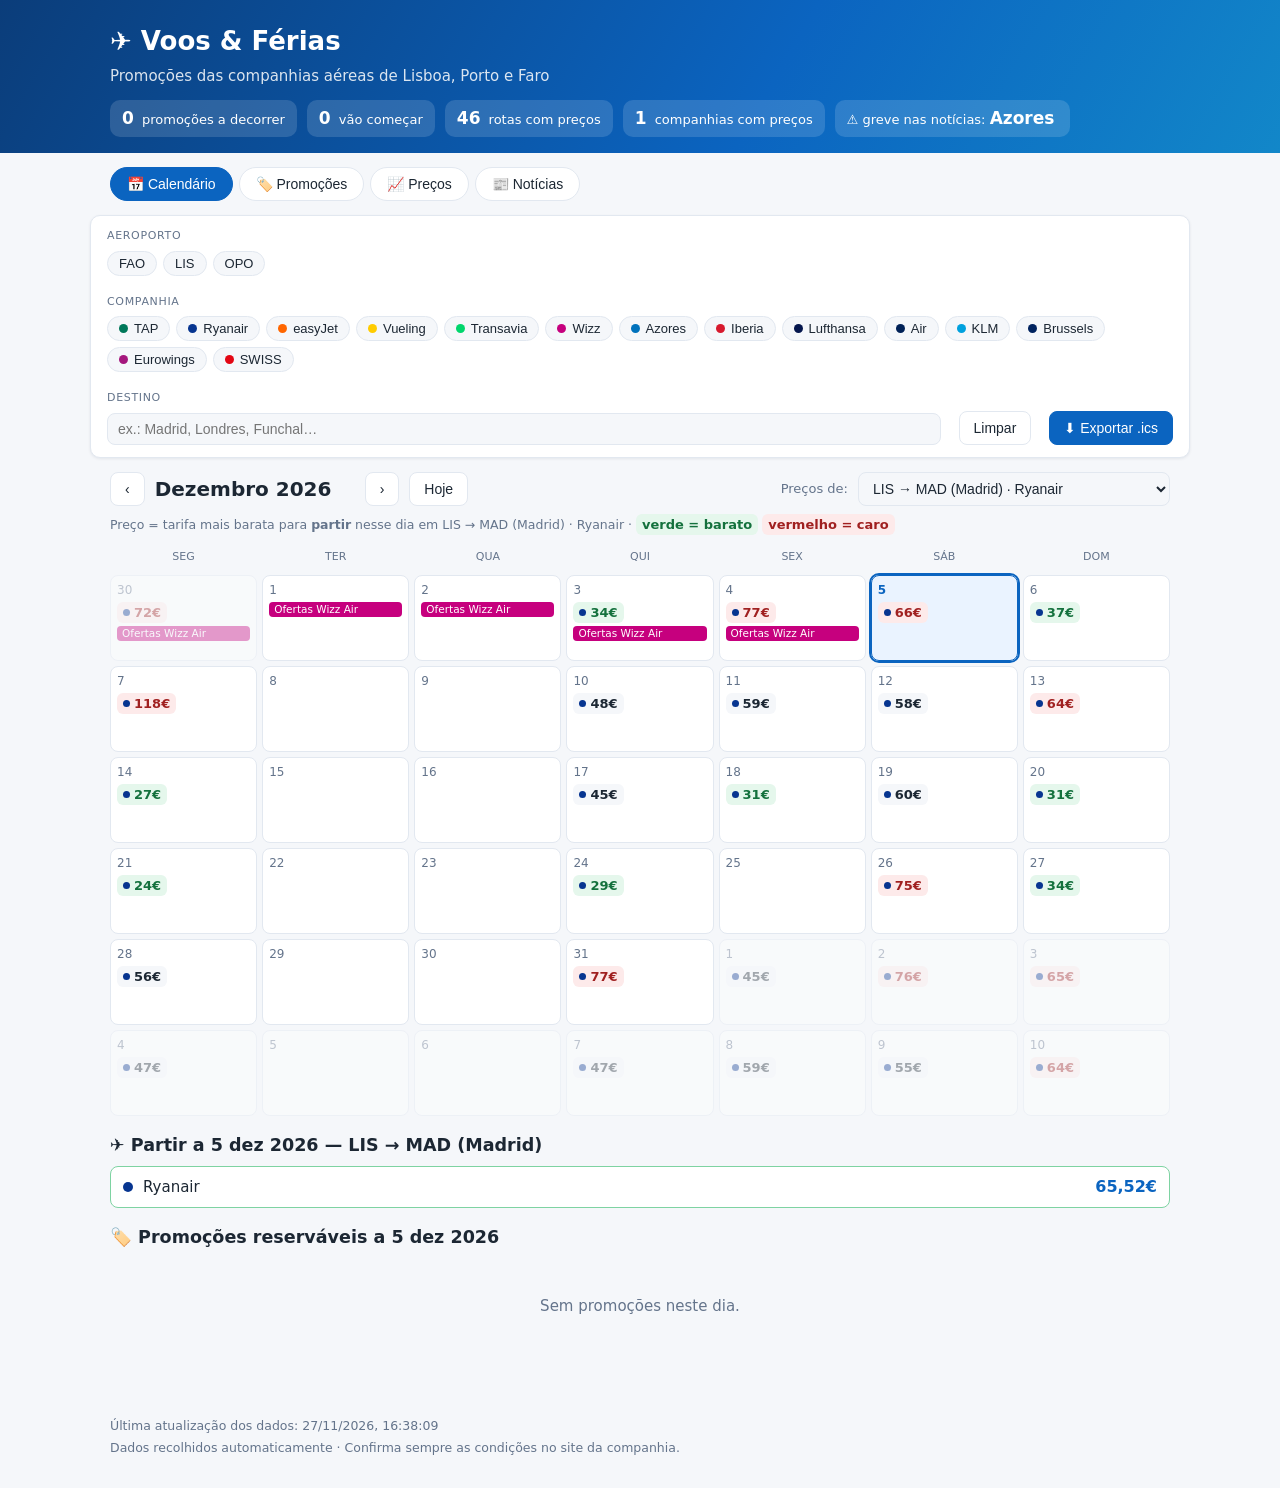
<file: index.html>
<!doctype html>
<html lang="pt-PT">
<head>
<meta charset="utf-8">
<meta name="viewport" content="width=device-width, initial-scale=1">
<title>Voos &amp; Férias — Promoções LIS · OPO · FAO</title>
<link rel="icon" href="data:image/svg+xml,<svg xmlns='http://www.w3.org/2000/svg' viewBox='0 0 100 100'><text y='.9em' font-size='90'>✈️</text></svg>">
<link rel="stylesheet" href="style.css?v=3">
</head>
<body>
<header class="topbar">
  <div class="topbar-inner">
    <h1>✈️ Voos &amp; Férias</h1>
    <p class="subtitle">Promoções das companhias aéreas de Lisboa, Porto e Faro</p>
    <div id="stats" class="stats"></div>
  </div>
</header>

<div id="demo-banner" class="demo-banner" hidden>
  ⚠️ A mostrar <strong>dados de exemplo</strong> — serão substituídos por dados reais na primeira recolha automática.
</div>

<nav class="tabs" role="tablist">
  <button class="tab active" data-view="calendar">📅 Calendário</button>
  <button class="tab" data-view="list">🏷️ Promoções</button>
  <button class="tab" data-view="prices">📈 Preços</button>
  <button class="tab" data-view="news">📰 Notícias</button>
</nav>

<section class="filters" id="filters">
  <div class="filter-group">
    <span class="filter-label">Aeroporto</span>
    <div id="airport-chips" class="chips"></div>
  </div>
  <div class="filter-group">
    <span class="filter-label">Companhia</span>
    <div id="airline-chips" class="chips"></div>
  </div>
  <div class="filter-group grow">
    <span class="filter-label">Destino</span>
    <input id="dest-search" type="search" placeholder="ex.: Madrid, Londres, Funchal…">
  </div>
  <button id="clear-filters" class="btn-ghost" title="Limpar filtros">Limpar</button>
  <button id="export-ics" class="btn-primary" title="Descarregar as promoções filtradas como calendário (.ics)">⬇ Exportar .ics</button>
</section>

<main>
  <section id="view-calendar" class="view">
    <div class="cal-header">
      <button id="cal-prev" class="btn-ghost">‹</button>
      <h2 id="cal-title"></h2>
      <button id="cal-next" class="btn-ghost">›</button>
      <button id="cal-today" class="btn-ghost">Hoje</button>
      <label class="cal-route-label" for="cal-route">Preços de:</label>
      <select id="cal-route"></select>
    </div>
    <div id="cal-legend" class="cal-legend"></div>
    <div id="calendar" class="calendar"></div>
    <div id="day-detail" class="day-detail"></div>
  </section>

  <section id="view-list" class="view" hidden>
    <div id="promo-list"></div>
  </section>

  <section id="view-news" class="view" hidden>
    <div id="news-cats" class="chips news-cats"></div>
    <div id="news-list"></div>
  </section>

  <section id="view-prices" class="view" hidden>
    <div class="prices-toolbar">
      <label for="route-select">Rota:</label>
      <select id="route-select"></select>
      <label for="price-date">Quanto custava em…</label>
      <input type="date" id="price-date">
      <span id="price-answer" class="price-answer"></span>
    </div>
    <div id="price-chart" class="price-chart"></div>
    <div id="price-summary" class="price-summary"></div>
    <h3>Tarifas mais baratas agora</h3>
    <div id="best-now"></div>
  </section>
</main>

<footer>
  <span id="meta-info"></span>
  <span>Dados recolhidos automaticamente · Confirma sempre as condições no site da companhia.</span>
</footer>

<script src="app.js?v=3"></script>
</body>
</html>
</file>
<file: style.css>
:root {
  --bg: #f5f7fa;
  --card: #ffffff;
  --ink: #1c2733;
  --muted: #64748b;
  --line: #e2e8f0;
  --accent: #0b64c0;
  --accent-ink: #ffffff;
  --warn-bg: #fff7e0;
  --warn-line: #f2d675;
  --today: #eaf3ff;
  --radius: 10px;
  --shadow: 0 1px 3px rgba(15, 30, 50, .08);
}
@media (prefers-color-scheme: dark) {
  :root {
    --bg: #10161d;
    --card: #1a222c;
    --ink: #e6edf5;
    --muted: #94a3b8;
    --line: #2b3644;
    --accent: #4ea1f0;
    --accent-ink: #0b1520;
    --warn-bg: #33290f;
    --warn-line: #6b581a;
    --today: #1c2f45;
    --shadow: 0 1px 3px rgba(0, 0, 0, .4);
  }
}

* { box-sizing: border-box; }
body {
  margin: 0;
  font: 15px/1.5 system-ui, -apple-system, "Segoe UI", Roboto, sans-serif;
  background: var(--bg);
  color: var(--ink);
}
a { color: var(--accent); }

.topbar { background: linear-gradient(120deg, #0b3d7a, #0b64c0 60%, #1287c9); color: #fff; }
.topbar-inner { max-width: 1100px; margin: 0 auto; padding: 22px 20px 16px; }
.topbar h1 { margin: 0; font-size: 26px; }
.subtitle { margin: 4px 0 12px; opacity: .85; }
.stats { display: flex; gap: 10px; flex-wrap: wrap; }
.stat {
  background: rgba(255, 255, 255, .14); border-radius: var(--radius);
  padding: 6px 12px; font-size: 13px;
}
.stat b { font-size: 17px; margin-right: 4px; }

.demo-banner {
  max-width: 1100px; margin: 12px auto 0; padding: 8px 14px;
  background: var(--warn-bg); border: 1px solid var(--warn-line);
  border-radius: var(--radius); font-size: 13px;
}

.tabs { max-width: 1100px; margin: 14px auto 0; padding: 0 20px; display: flex; gap: 6px; }
.tab {
  border: 1px solid var(--line); background: var(--card); color: var(--ink);
  padding: 8px 16px; border-radius: 999px; cursor: pointer; font-size: 14px;
}
.tab.active { background: var(--accent); color: var(--accent-ink); border-color: var(--accent); }

.filters {
  max-width: 1100px; margin: 14px auto; padding: 12px 16px;
  background: var(--card); border: 1px solid var(--line); border-radius: var(--radius);
  box-shadow: var(--shadow);
  display: flex; gap: 18px; flex-wrap: wrap; align-items: flex-end;
  margin-left: auto; margin-right: auto;
}
@media (min-width: 1140px) { .filters { margin-left: auto; margin-right: auto; } }
.filter-group { display: flex; flex-direction: column; gap: 6px; }
.filter-group.grow { flex: 1; min-width: 180px; }
.filter-label { font-size: 11px; text-transform: uppercase; letter-spacing: .06em; color: var(--muted); }
.chips { display: flex; gap: 6px; flex-wrap: wrap; }
.chip {
  border: 1px solid var(--line); background: var(--bg); color: var(--ink);
  border-radius: 999px; padding: 4px 11px; font-size: 13px; cursor: pointer;
  display: inline-flex; align-items: center; gap: 6px;
}
.chip .dot { width: 9px; height: 9px; border-radius: 50%; display: inline-block; }
.chip.on { background: var(--accent); border-color: var(--accent); color: var(--accent-ink); }
#dest-search, #route-select, #price-date {
  padding: 7px 10px; border: 1px solid var(--line); border-radius: 8px;
  background: var(--bg); color: var(--ink); font-size: 14px; width: 100%;
}
.btn-ghost, .btn-primary {
  padding: 8px 14px; border-radius: 8px; cursor: pointer; font-size: 14px;
  border: 1px solid var(--line); background: var(--card); color: var(--ink);
}
.btn-primary { background: var(--accent); color: var(--accent-ink); border-color: var(--accent); }

main { max-width: 1100px; margin: 0 auto; padding: 0 20px 40px; }

/* ---- Calendário ---- */
.cal-header { display: flex; align-items: center; gap: 10px; margin: 6px 0 12px; }
.cal-header h2 { margin: 0; font-size: 20px; flex: 0 0 auto; min-width: 200px; text-transform: capitalize; }
.calendar {
  display: grid; grid-template-columns: repeat(7, 1fr); gap: 5px;
}
.cal-dow { text-align: center; font-size: 11px; color: var(--muted); text-transform: uppercase; padding: 4px 0; }
.cal-day {
  background: var(--card); border: 1px solid var(--line); border-radius: 8px;
  min-height: 86px; padding: 5px 6px; cursor: pointer; position: relative;
  display: flex; flex-direction: column; gap: 3px; overflow: hidden;
}
.cal-day:hover { border-color: var(--accent); }
.cal-day.other { opacity: .38; }
.cal-day.today { background: var(--today); border-color: var(--accent); }
.cal-day.selected { outline: 2px solid var(--accent); }
.cal-num { font-size: 12px; color: var(--muted); }
.cal-day.today .cal-num { color: var(--accent); font-weight: 700; }
.cal-bar {
  font-size: 10.5px; line-height: 1.25; color: #fff; border-radius: 4px;
  padding: 1px 5px; white-space: nowrap; overflow: hidden; text-overflow: ellipsis;
}
.cal-bar.starts::before { content: "▶ "; font-size: 8px; }
.cal-more { font-size: 10.5px; color: var(--muted); }

.cal-route-label { font-size: 13px; color: var(--muted); margin-left: auto; }
#cal-route { width: auto; max-width: 320px; padding: 7px 10px; border: 1px solid var(--line); border-radius: 8px; background: var(--bg); color: var(--ink); font-size: 14px; }
.cal-legend { font-size: 12.5px; color: var(--muted); margin: -4px 0 10px; }
.cal-price {
  display: inline-flex; align-items: center; gap: 4px; font-size: 13px; font-weight: 700;
  border-radius: 6px; padding: 1px 6px; width: fit-content;
  background: var(--tier-bg, var(--bg)); color: var(--tier-ink, var(--ink));
}
.cal-price .dot { width: 7px; height: 7px; border-radius: 50%; display: inline-block; }
.tier-low  { --tier-bg: #e5f7ec; --tier-ink: #14713d; }
.tier-high { --tier-bg: #fdeaea; --tier-ink: #a02020; }
@media (prefers-color-scheme: dark) {
  .tier-low  { --tier-bg: #14351f; --tier-ink: #7ed3a2; }
  .tier-high { --tier-bg: #3d1a1a; --tier-ink: #f2a6a6; }
}
.fare-list { display: flex; flex-direction: column; gap: 6px; margin-bottom: 6px; }
.fare-row {
  display: flex; align-items: center; gap: 10px; padding: 8px 12px;
  background: var(--card); border: 1px solid var(--line); border-radius: 8px;
}
.fare-row.best { border-color: #7ed3a2; }
.fare-row .dot { width: 10px; height: 10px; border-radius: 50%; display: inline-block; }
.fare-airline { flex: 1; }
.fare-price { font-weight: 700; font-size: 16px; color: var(--accent); }
.stat small { font-weight: 400; opacity: .75; }
.stat .dot { width: 9px; height: 9px; border-radius: 50%; display: inline-block; margin-right: 3px; }
.day-detail { margin-top: 16px; }

/* ---- Cartões de promoção ---- */
.promo-section h3 { margin: 22px 0 10px; font-size: 15px; color: var(--muted); text-transform: uppercase; letter-spacing: .05em; }
.promo-card {
  background: var(--card); border: 1px solid var(--line); border-left: 5px solid var(--accent);
  border-radius: var(--radius); box-shadow: var(--shadow);
  padding: 12px 16px; margin-bottom: 10px;
}
.promo-head { display: flex; gap: 10px; align-items: baseline; flex-wrap: wrap; }
.promo-airline { font-weight: 700; font-size: 13px; }
.promo-title { font-size: 16px; font-weight: 600; flex: 1; min-width: 200px; }
.badge {
  font-size: 11px; border-radius: 999px; padding: 2px 9px; white-space: nowrap;
  background: var(--bg); border: 1px solid var(--line); color: var(--muted);
}
.badge.live { background: #e5f7ec; border-color: #7ed3a2; color: #14713d; }
.badge.soon { background: #e8f0fe; border-color: #9dbdf5; color: #1c4fa0; }
.badge.ending { background: #fdeaea; border-color: #f2a6a6; color: #a02020; }
.badge.over { text-decoration: line-through; }
@media (prefers-color-scheme: dark) {
  .badge.live { background: #14351f; border-color: #1e6b3a; color: #7ed3a2; }
  .badge.soon { background: #16283f; border-color: #2c568f; color: #9dbdf5; }
  .badge.ending { background: #3d1a1a; border-color: #8f2c2c; color: #f2a6a6; }
}
.promo-desc { margin: 6px 0; color: var(--muted); font-size: 14px; }
.promo-meta { display: flex; gap: 16px; flex-wrap: wrap; font-size: 13px; }
.promo-meta span b { font-weight: 600; }
.promo-price { font-size: 15px; font-weight: 700; color: var(--accent); }
.empty { color: var(--muted); padding: 30px 0; text-align: center; }

/* ---- Preços ---- */
.prices-toolbar { display: flex; gap: 10px; align-items: center; flex-wrap: wrap; margin: 8px 0 14px; }
.prices-toolbar label { font-size: 13px; color: var(--muted); }
.prices-toolbar select, .prices-toolbar input { width: auto; }
.price-answer { font-weight: 700; color: var(--accent); }
.price-chart {
  background: var(--card); border: 1px solid var(--line); border-radius: var(--radius);
  box-shadow: var(--shadow); padding: 10px; overflow-x: auto;
}
.price-chart svg { display: block; width: 100%; height: auto; }
.price-summary { display: flex; gap: 10px; flex-wrap: wrap; margin: 12px 0 8px; }
.price-summary .stat { background: var(--card); border: 1px solid var(--line); color: var(--ink); }
table.best { width: 100%; border-collapse: collapse; background: var(--card); border-radius: var(--radius); overflow: hidden; box-shadow: var(--shadow); }
table.best th, table.best td { padding: 8px 12px; border-bottom: 1px solid var(--line); text-align: left; font-size: 14px; }
table.best th { font-size: 12px; text-transform: uppercase; color: var(--muted); letter-spacing: .04em; }
table.best tr:last-child td { border-bottom: 0; }

/* ---- Notícias ---- */
.news-cats { margin: 10px 0 14px; }
.news-card {
  background: var(--card); border: 1px solid var(--line); border-radius: var(--radius);
  box-shadow: var(--shadow); padding: 10px 14px; margin-bottom: 8px;
  display: flex; gap: 12px; align-items: flex-start;
}
.news-body { display: flex; flex-direction: column; gap: 3px; min-width: 0; }
.news-title { font-weight: 600; text-decoration: none; color: var(--ink); }
.news-title:hover { color: var(--accent); text-decoration: underline; }
.news-meta { font-size: 12.5px; color: var(--muted); }
.news-tags { display: flex; gap: 5px; flex-wrap: wrap; margin-top: 3px; }
.chip.mini { padding: 1px 8px; font-size: 11.5px; cursor: default; }
.cat-pill {
  flex: 0 0 auto; font-size: 11.5px; font-weight: 600; border-radius: 999px;
  padding: 3px 10px; white-space: nowrap; margin-top: 2px;
  background: var(--cat-bg, var(--bg)); color: var(--cat-ink, var(--muted));
  border: 1px solid var(--cat-line, var(--line));
}
.cat-greve    { --cat-bg: #fdeaea; --cat-line: #f2a6a6; --cat-ink: #a02020; }
.cat-problema { --cat-bg: #fff1e0; --cat-line: #f0c187; --cat-ink: #8f5a12; }
.cat-promocao { --cat-bg: #e5f7ec; --cat-line: #7ed3a2; --cat-ink: #14713d; }
.cat-novidade { --cat-bg: #e8f0fe; --cat-line: #9dbdf5; --cat-ink: #1c4fa0; }
@media (prefers-color-scheme: dark) {
  .cat-greve    { --cat-bg: #3d1a1a; --cat-line: #8f2c2c; --cat-ink: #f2a6a6; }
  .cat-problema { --cat-bg: #3a2a10; --cat-line: #8a642a; --cat-ink: #f0c187; }
  .cat-promocao { --cat-bg: #14351f; --cat-line: #1e6b3a; --cat-ink: #7ed3a2; }
  .cat-novidade { --cat-bg: #16283f; --cat-line: #2c568f; --cat-ink: #9dbdf5; }
}

footer {
  max-width: 1100px; margin: 0 auto; padding: 14px 20px 30px;
  color: var(--muted); font-size: 12.5px;
  display: flex; flex-direction: column; gap: 4px;
}
[hidden] { display: none !important; }
@media (max-width: 640px) {
  .cal-day { min-height: 60px; }
  .cal-bar { display: none; }
  .cal-day .cal-dots { display: flex; gap: 2px; flex-wrap: wrap; }
}
.cal-dots { display: none; }
@media (max-width: 640px) { .cal-dots { display: flex; gap: 2px; flex-wrap: wrap; } }
.cal-dots .dot { width: 7px; height: 7px; border-radius: 50%; }
</file>
